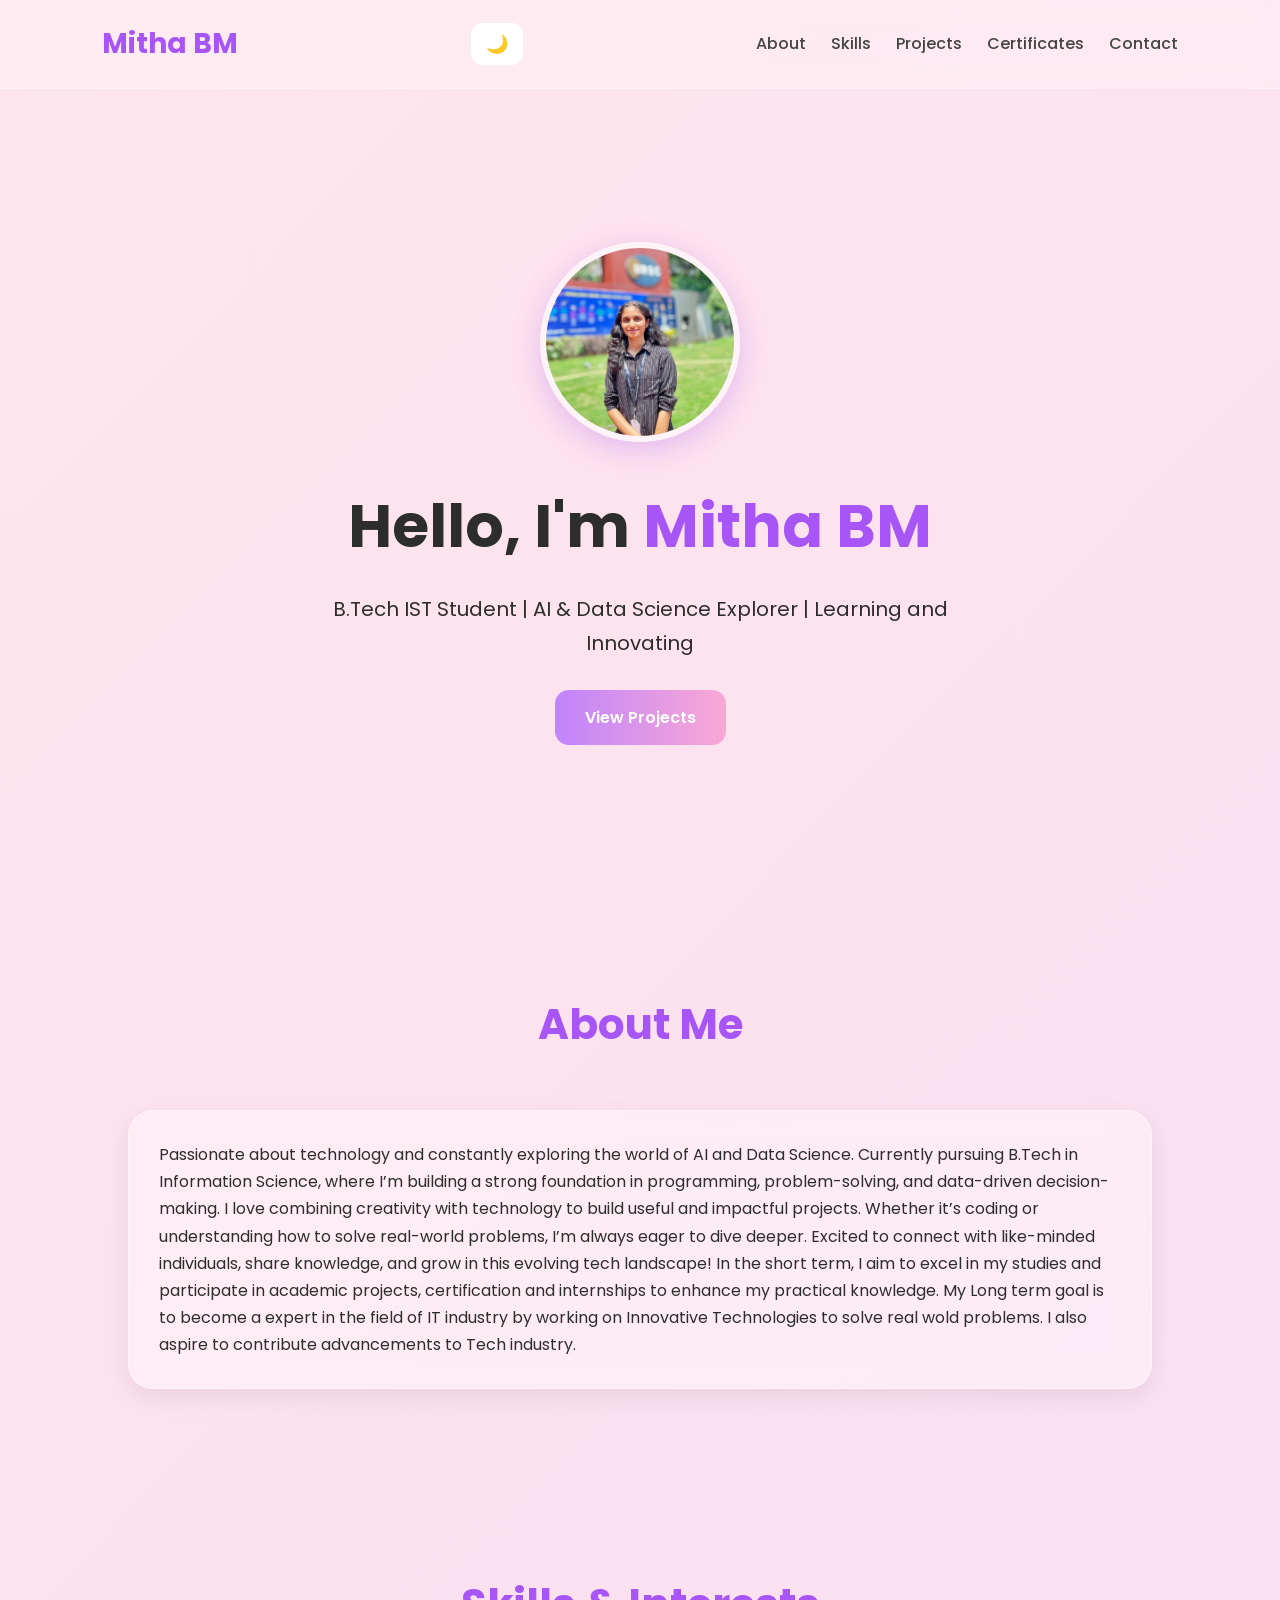
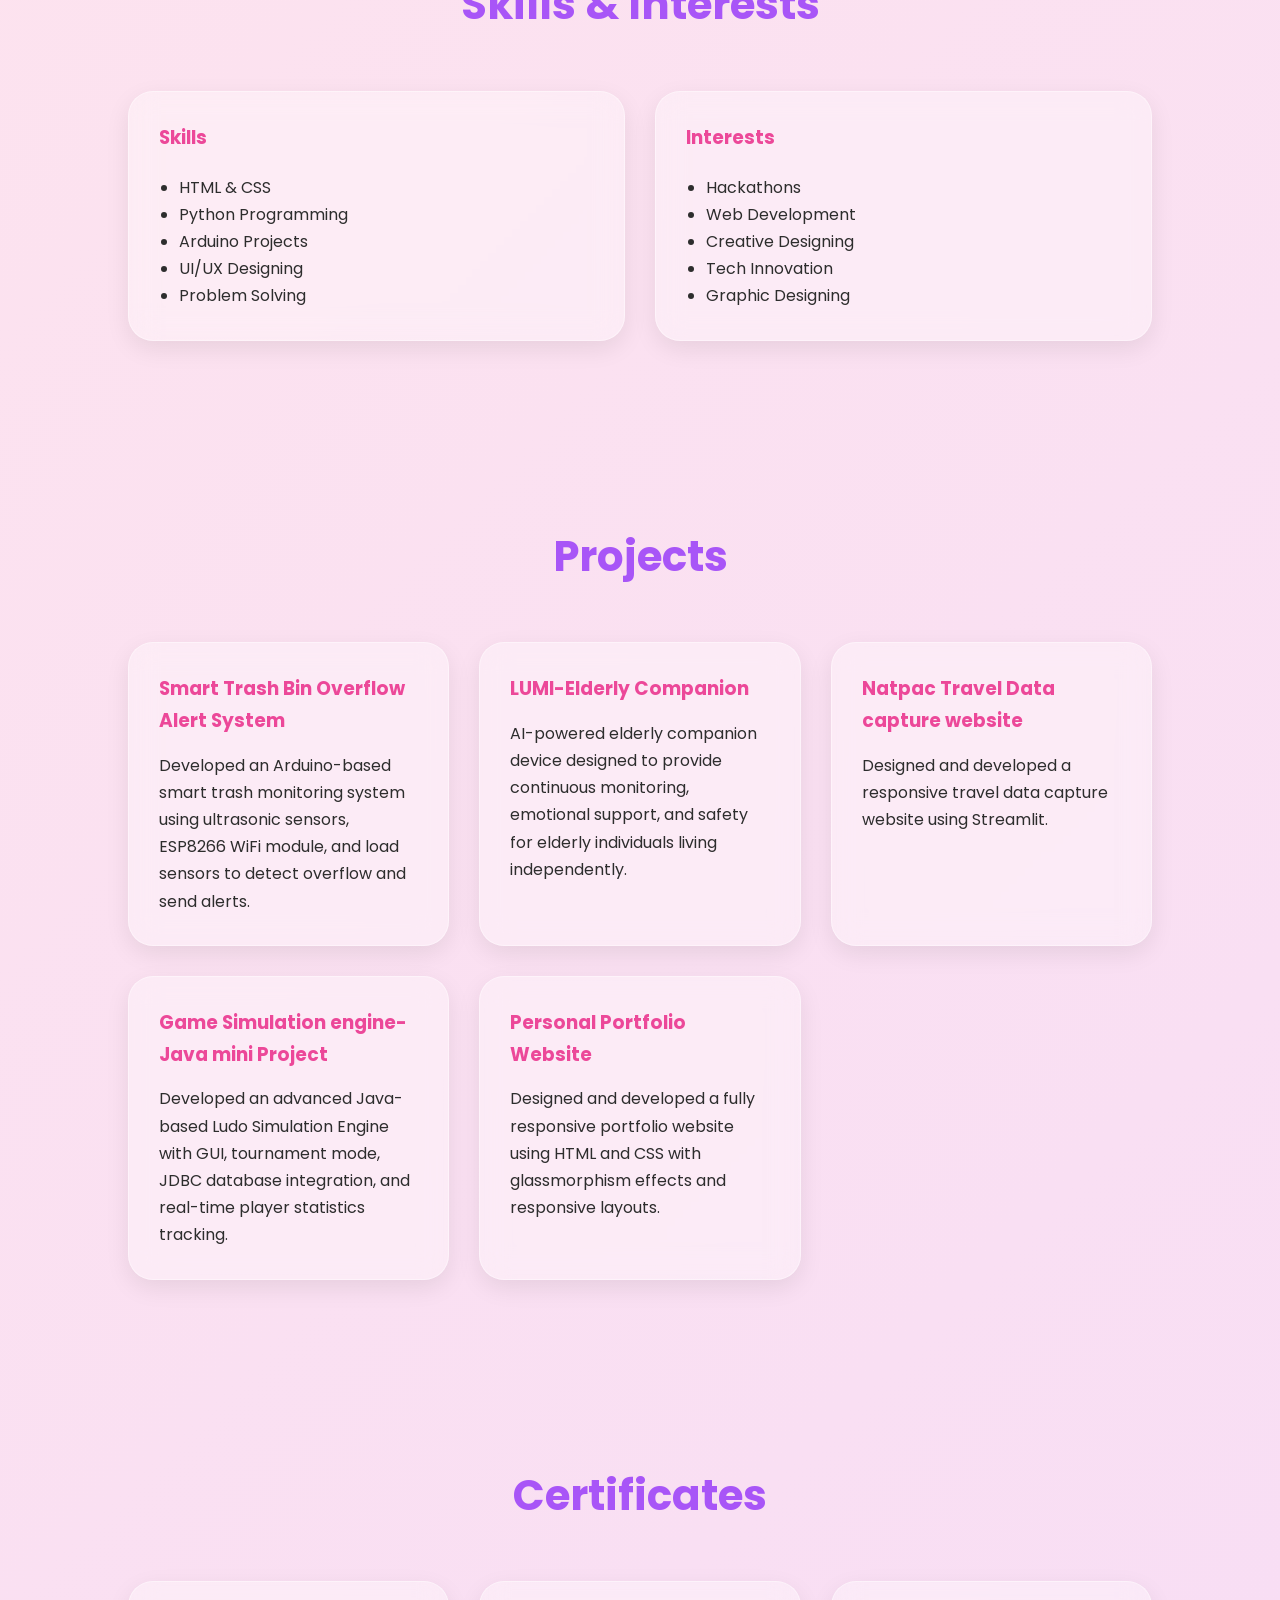
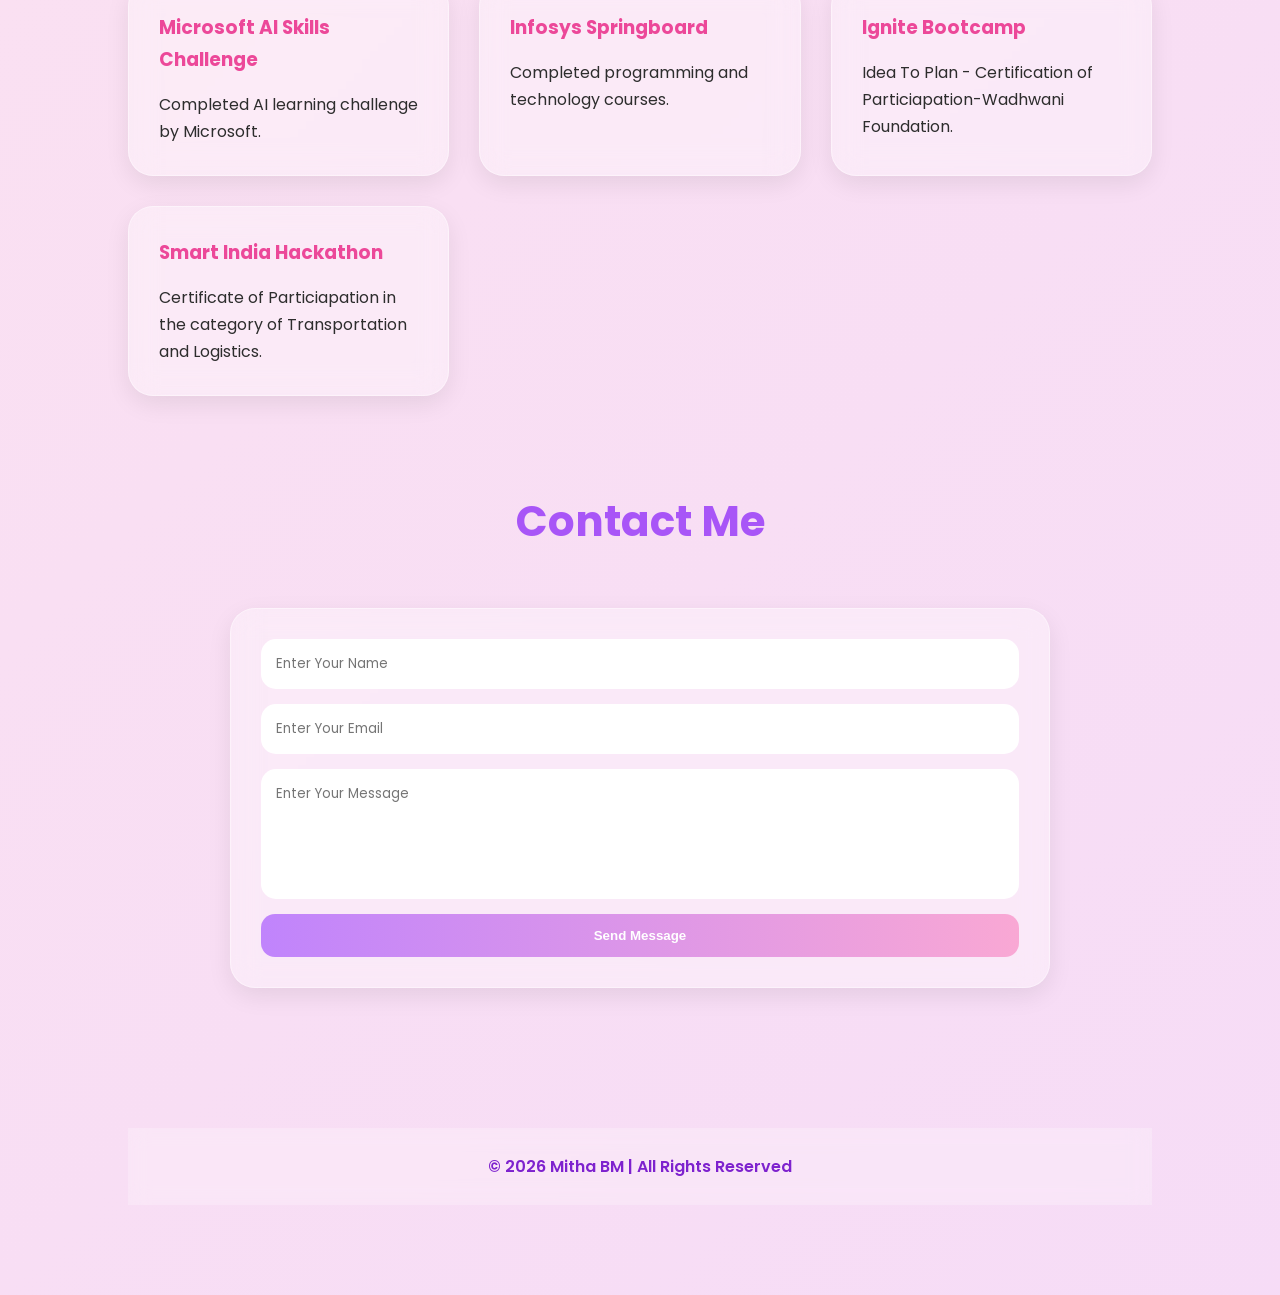
<file: index.html>
<!DOCTYPE html>
<html lang="en">
<head>
  <meta charset="UTF-8" />
  <meta name="viewport" content="width=device-width, initial-scale=1.0"/>
  <title>Mitha BM | Portfolio</title>


  <link rel="stylesheet" href="index.css">

  <link rel="preconnect" href="https://fonts.googleapis.com">
  <link rel="preconnect" href="https://fonts.gstatic.com" crossorigin>

  <link href="https://fonts.googleapis.com/css2?family=Poppins:wght@300;400;500;600;700&display=swap" rel="stylesheet">
</head>

<body>


  <nav class="navbar">
    <div class="logo">Mitha BM</div>
<button id="darkModeBtn">🌙</button>
    <ul class="nav-links">
      <li><a href="#about">About</a></li>
      <li><a href="#skills">Skills</a></li>
      <li><a href="#projects">Projects</a></li>
<li><a href="#certificates">Certificates</a></li>

      <li><a href="#contact">Contact</a></li>
    </ul>
  </nav>



  <section class="hero">

    <div class="hero-text">
<img src="mitha_pic2.png" class="profile-pic">


      <h1>Hello, I'm <span>Mitha BM</span></h1>

      <p>
        B.Tech IST Student | AI & Data Science Explorer | Learning and Innovating      </p>
<div class="hero-buttons">

<a href="#projects" class="btn">
View Projects
</a>

</div>    </div>

  </section>


  <!-- About Section -->

  <section id="about" class="section">

    <h2>About Me</h2>

    <div class="card">
      <p>
        Passionate about technology and constantly exploring the world of AI and Data Science. Currently pursuing B.Tech in Information Science, where I’m building a strong foundation in programming, problem-solving, and data-driven decision-making.
 I love combining creativity with technology to build useful and impactful projects.
Whether it’s coding  or understanding how to solve real-world problems, I’m always eager to dive deeper.
Excited to connect with like-minded individuals, share knowledge, and grow in this evolving tech landscape!
In the short term, 
I aim to excel in my studies and participate in academic projects, certification and internships to enhance my practical knowledge.
My Long term goal is to become a expert in the field of IT industry by  working on Innovative Technologies to solve real wold problems.
I also aspire to contribute advancements to Tech industry.
              </p>
    </div>

  </section>


  <!-- Skills Section -->

  <section id="skills" class="section">

    <h2>Skills & Interests</h2>

    <div class="skills-container">

      <div class="skill-box">
        <h3>Skills</h3>

        <ul>
          <li>HTML & CSS</li>
          <li>Python Programming</li>
          <li>Arduino Projects</li>
          <li>UI/UX Designing</li>
          <li>Problem Solving</li>
        </ul>
      </div>

      <div class="skill-box">
        <h3>Interests</h3>

        <ul>
          <li>Hackathons</li>
          <li>Web Development</li>
          <li>Creative Designing</li>
          <li>Tech Innovation</li>
          <li>Graphic Designing</li>
        </ul>
      </div>

    </div>

  </section>


  <!-- Projects Section -->

  <section id="projects" class="section">

    <h2>Projects</h2>

    <div class="project-container">

      <div class="project-card">

        <h3>Smart Trash Bin Overflow Alert System</h3>

        <p>
          Developed an Arduino-based smart trash monitoring system using ultrasonic sensors,
          ESP8266 WiFi module, and load sensors to detect overflow and send alerts.
        </p>

      </div>

      <div class="project-card">

        <h3>LUMI-Elderly Companion</h3>

        <p>
          AI-powered elderly companion device designed to provide continuous monitoring, emotional support, and safety for elderly individuals living independently.
        </p>

      </div>

      <div class="project-card">

        <h3>Natpac Travel Data capture website</h3>

        <p>
          Designed and developed a responsive travel data capture website using Streamlit.
        </p>

      </div>

<div class="project-card">

        <h3>Game Simulation engine-Java mini Project</h3>

        <p>
Developed an advanced Java-based Ludo Simulation Engine with GUI, tournament mode, JDBC database integration, and real-time player statistics tracking.        </p>

      </div>
<div class="project-card">

<h3>Personal Portfolio Website</h3>

<p>
Designed and developed a fully responsive portfolio website using HTML and CSS with glassmorphism effects and responsive layouts.
</p>

</div>





    </div>

  </section>
<section id="certificates" class="section">

    <h2>Certificates</h2>

    <div class="project-container">

        <div class="project-card">
            <h3>Microsoft AI Skills Challenge</h3>
            <p>Completed AI learning challenge by Microsoft.</p>
        </div>

        <div class="project-card">
            <h3>Infosys Springboard</h3>
            <p>Completed programming and technology courses.</p>
        </div>
<div class="project-card">
            <h3>Ignite Bootcamp </h3>
            <p>Idea To Plan - Certification of Particiapation-Wadhwani Foundation.</p>
        </div>
<div class="project-card">
            <h3>Smart India Hackathon </h3>
            <p>Certificate of Particiapation in the category of Transportation and Logistics.</p>
        </div>

    </div>

<section id="contact" class="section">

<h2>Contact Me</h2>

<div class="card">

<form>

<input
type="text"
placeholder="Enter Your Name"
required>

<input
type="email"
placeholder="Enter Your Email"
required>

<textarea
rows="5"
placeholder="Enter Your Message"
required></textarea>

<button
type="submit"
class="btn">
Send Message
</button>

</form>

</div>

</section>

  <!-- Footer -->

  <footer>
    <p>© 2026 Mitha BM | All Rights Reserved</p>
  </footer>
<script>

const darkBtn =
document.getElementById(
"darkModeBtn"
);

darkBtn.onclick = function(){

document.body
.classList.toggle(
"dark-mode"
);

if(
document.body.classList.contains(
"dark-mode"
)
){

darkBtn.innerHTML="☀️";

}else{

darkBtn.innerHTML="🌙";

}

};

</script>
</body>
</html>
</file>
<file: index.css>
*{
    margin:0;
    padding:0;
    box-sizing:border-box;
    scroll-behavior:smooth;
}

body{
    font-family:'Poppins',sans-serif;

    background:linear-gradient(
        135deg,
        #ffe5ec,
        #f3d9fa,
        #dbeafe,
        #e0f7fa
    );

    background-size:400% 400%;
    animation:gradientMove 12s ease infinite;

    color:#2d2d2d;
    line-height:1.7;
}

/* Animated Gradient */

@keyframes gradientMove{

    0%{
        background-position:0% 50%;
    }

    50%{
        background-position:100% 50%;
    }

    100%{
        background-position:0% 50%;
    }
}

/* Navbar */

.navbar{
    display:flex;
    justify-content:space-between;
    align-items:center;

    padding:20px 8%;

    position:sticky;
    top:0;

    backdrop-filter:blur(12px);

    background:rgba(255,255,255,0.25);

    border-bottom:1px solid rgba(255,255,255,0.3);

    z-index:1000;
}

.logo{
    font-size:28px;
    font-weight:700;
    color:#a855f7;
}

.nav-links{
    list-style:none;
    display:flex;
    gap:25px;
}

.nav-links a{
    text-decoration:none;
    color:#444;
    font-weight:500;
    transition:0.3s;
}

.nav-links a:hover{
    color:#ec4899;
}

/* Hero Section */

.hero{
    min-height:90vh;

    display:flex;
    justify-content:center;
    align-items:center;

    text-align:center;

    padding:40px;
}

.hero-text{
    animation:fadeUp 1.5s ease;
}

.profile-pic{
    width:200px;
    height:200px;

    object-fit:cover;

    border-radius:50%;

    border:6px solid rgba(255,255,255,0.6);

    box-shadow:0 8px 30px rgba(168,85,247,0.3);

    margin-bottom:25px;
}

.hero-text h1{
    font-size:60px;
    margin-bottom:15px;
}

.hero-text span{
    color:#a855f7;
}

.hero-text p{
    font-size:20px;
    max-width:700px;
    margin:auto;
    margin-bottom:30px;
}

/* Buttons */

.btn{
    display:inline-block;

    background:linear-gradient(
        to right,
        #c084fc,
        #f9a8d4
    );

    color:white;

    padding:14px 30px;

    border-radius:14px;

    text-decoration:none;

    font-weight:600;

    transition:0.4s;
}

.btn:hover{
    transform:translateY(-4px) scale(1.05);

    box-shadow:0 8px 20px rgba(236,72,153,0.3);
}

/* Sections */

.section{
    padding:90px 10%;
}

.section h2{
    text-align:center;

    font-size:42px;

    margin-bottom:50px;

    color:#a855f7;
}

/* Cards */

.card,
.skill-box,
.project-card{

    background:rgba(255,255,255,0.35);

    backdrop-filter:blur(14px);

    border:1px solid rgba(255,255,255,0.4);

    border-radius:25px;

    padding:30px;

    box-shadow:0 8px 25px rgba(0,0,0,0.08);

    transition:0.4s;
}

/* Hover Effects */

.skill-box:hover,
.project-card:hover,
.card:hover{

    transform:translateY(-10px);

    box-shadow:0 12px 30px rgba(168,85,247,0.2);
}

/* Skills */

.skills-container{
    display:flex;
    gap:30px;
    flex-wrap:wrap;
}

.skill-box{
    flex:1;
    min-width:280px;
}

.skill-box h3{
    color:#ec4899;
    margin-bottom:20px;
}

.skill-box ul{
    padding-left:20px;
}

/* Projects */

.project-container{
    display:grid;

    grid-template-columns:repeat(auto-fit,minmax(280px,1fr));

    gap:30px;
}

.project-card h3{
    color:#ec4899;

    margin-bottom:15px;
}

/* Contact */

#contact .card{
    text-align:center;
}

#contact p{
    margin:15px 0;
    font-size:18px;
}

/* Footer */

footer{
    text-align:center;

    padding:25px;

    margin-top:50px;

    background:rgba(255,255,255,0.25);

    backdrop-filter:blur(10px);

    color:#7e22ce;

    font-weight:600;
}

/* Animations */

@keyframes fadeUp{

    from{
        opacity:0;
        transform:translateY(40px);
    }

    to{
        opacity:1;
        transform:translateY(0);
    }
}

/* Responsive */

@media(max-width:768px){

    .navbar{
        flex-direction:column;
        gap:15px;
    }

    .nav-links{
        flex-wrap:wrap;
        justify-content:center;
    }

    .hero-text h1{
        font-size:40px;
    }

    .hero-text p{
        font-size:16px;
    }

    .profile-pic{
        width:160px;
        height:160px;
    }

    .section h2{
        font-size:32px;
    }
}
.hero-buttons{

display:flex;

justify-content:center;

gap:15px;

flex-wrap:wrap;
}

form{

display:flex;

flex-direction:column;

gap:15px;
}

input,
textarea{

padding:15px;

border:none;

border-radius:15px;

font-family:'Poppins',sans-serif;

outline:none;
}

textarea{

resize:none;
}

form .btn{

border:none;

cursor:pointer;
}
/* DARK MODE */

.dark-mode{

background:linear-gradient(
135deg,
#0f172a,
#1e1b4b,
#111827,
#312e81
);

background-size:400% 400%;

animation:gradientMove 12s ease infinite;

color:white;
}

.dark-mode .navbar{

background:rgba(20,20,20,0.4);
}

.dark-mode .card,
.dark-mode .skill-box,
.dark-mode .project-card{

background:rgba(255,255,255,0.08);

border:1px solid rgba(255,255,255,0.15);

color:white;
}

.dark-mode .nav-links a{

color:white;
}

.dark-mode .logo{

color:#c084fc;
}

.dark-mode footer{

background:rgba(20,20,20,0.4);

color:white;
}

.dark-mode .section h2{

color:#d8b4fe;
}

.dark-mode .project-card h3,
.dark-mode .skill-box h3{

color:#f9a8d4;
}
#darkModeBtn{

border:none;

padding:10px 15px;

border-radius:12px;

cursor:pointer;

font-size:18px;

background:white;

transition:0.3s;
}

#darkModeBtn:hover{

transform:scale(1.1);
}
</file>
